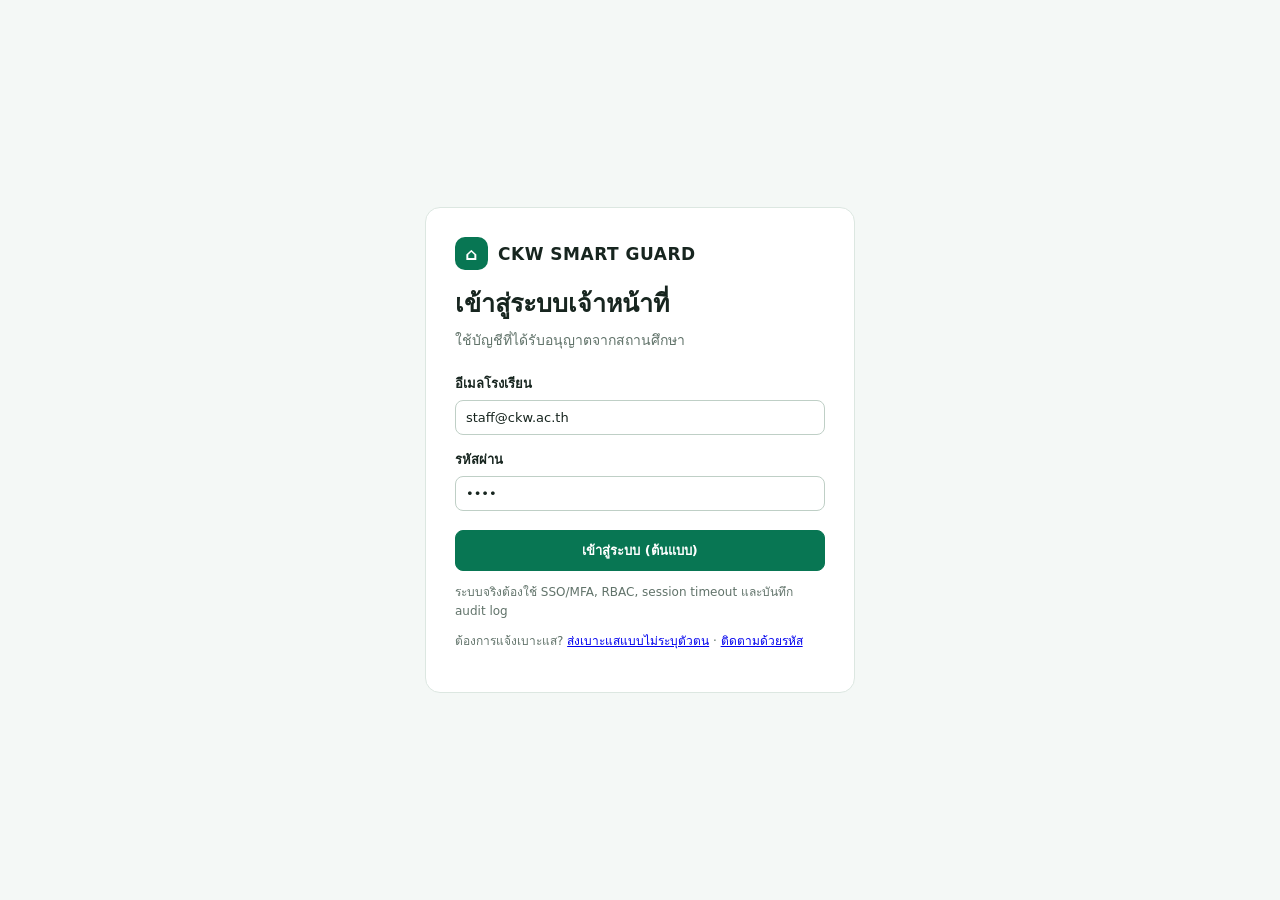
<file: index.html>
<!doctype html>
<html lang="th">
<head>
  <meta charset="utf-8">
  <meta name="viewport" content="width=device-width, initial-scale=1">
  <meta name="description" content="CKW SMART GUARD safety monitoring dashboard">
  <title>CKW SMART GUARD</title>
  <link rel="stylesheet" href="styles.css">
</head>
<body>
  <main id="app" aria-live="polite"></main>
  <script src="app.js"></script>
  <script src="public.js"></script>
</body>
</html>
</file>
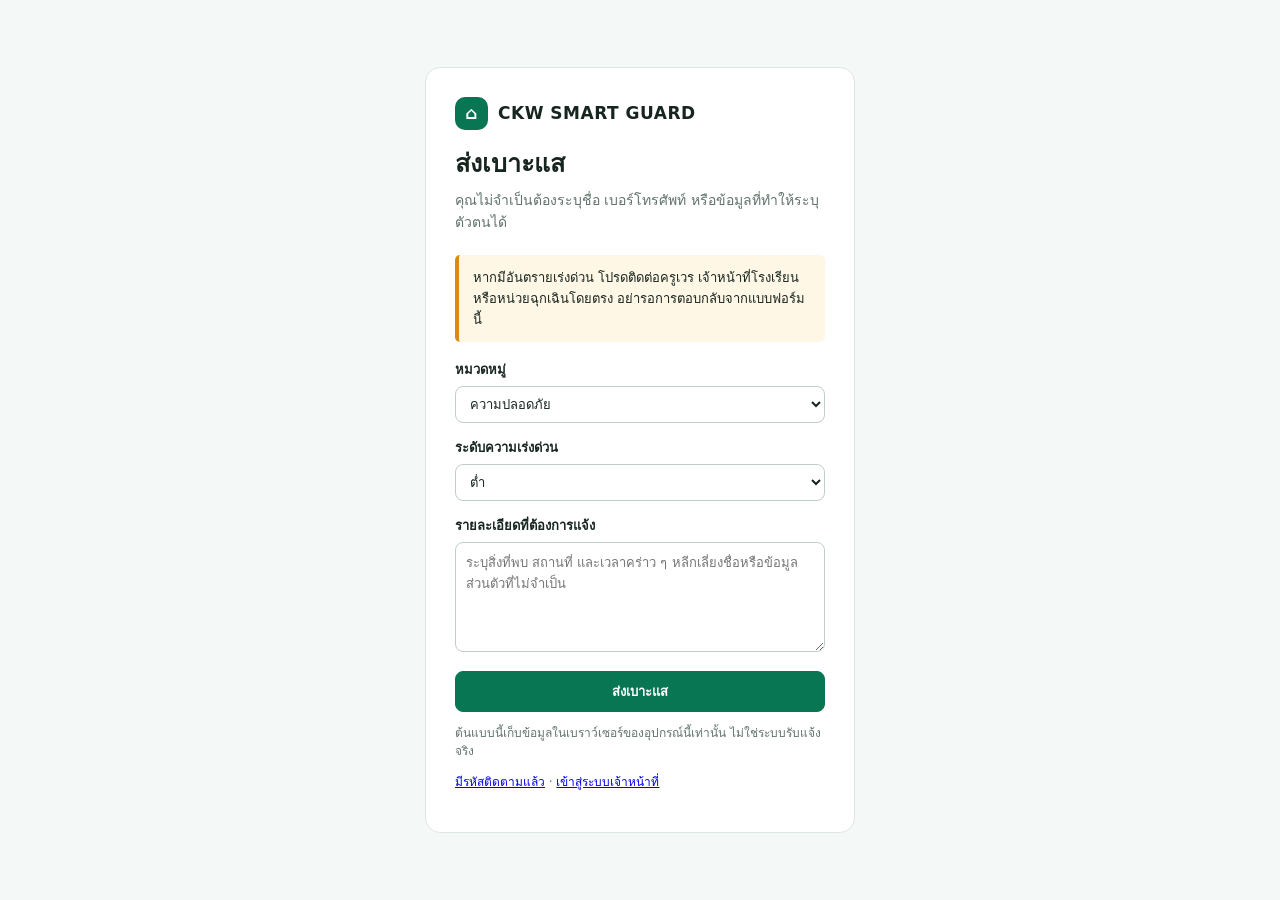
<file: report.html>
<!doctype html>
<html lang="th">
<head>
  <meta charset="utf-8"><meta name="viewport" content="width=device-width, initial-scale=1">
  <meta name="description" content="ส่งเบาะแสแบบไม่ระบุตัวตน CKW SMART GUARD"><title>แจ้งเบาะแส | CKW SMART GUARD</title><link rel="stylesheet" href="styles.css">
</head>
<body><main class="login" aria-live="polite"><section class="card login-box">
  <div class="brand"><span class="brand-mark">⌂</span>CKW SMART GUARD</div><h1>ส่งเบาะแส</h1><p class="subtitle">คุณไม่จำเป็นต้องระบุชื่อ เบอร์โทรศัพท์ หรือข้อมูลที่ทำให้ระบุตัวตนได้</p>
  <div class="notice">หากมีอันตรายเร่งด่วน โปรดติดต่อครูเวร เจ้าหน้าที่โรงเรียน หรือหน่วยฉุกเฉินโดยตรง อย่ารอการตอบกลับจากแบบฟอร์มนี้</div>
  <form id="public-tip-form"><div class="field"><label for="tip-category">หมวดหมู่</label><select id="tip-category"><option>ความปลอดภัย</option><option>ความเป็นอยู่</option><option>ทรัพย์สิน</option><option>อื่น ๆ</option></select></div><div class="field"><label for="tip-urgency">ระดับความเร่งด่วน</label><select id="tip-urgency"><option>ต่ำ</option><option>ปานกลาง</option><option>สูง</option></select></div><div class="field"><label for="tip-text">รายละเอียดที่ต้องการแจ้ง</label><textarea id="tip-text" rows="6" required maxlength="1200" placeholder="ระบุสิ่งที่พบ สถานที่ และเวลาคร่าว ๆ หลีกเลี่ยงชื่อหรือข้อมูลส่วนตัวที่ไม่จำเป็น"></textarea></div><button class="btn" type="submit">ส่งเบาะแส</button></form>
  <p class="micro">ต้นแบบนี้เก็บข้อมูลในเบราว์เซอร์ของอุปกรณ์นี้เท่านั้น ไม่ใช่ระบบรับแจ้งจริง</p><p class="micro"><a href="track.html">มีรหัสติดตามแล้ว</a> · <a href="index.html">เข้าสู่ระบบเจ้าหน้าที่</a></p>
</section></main><script src="report.js"></script></body></html>
</file>
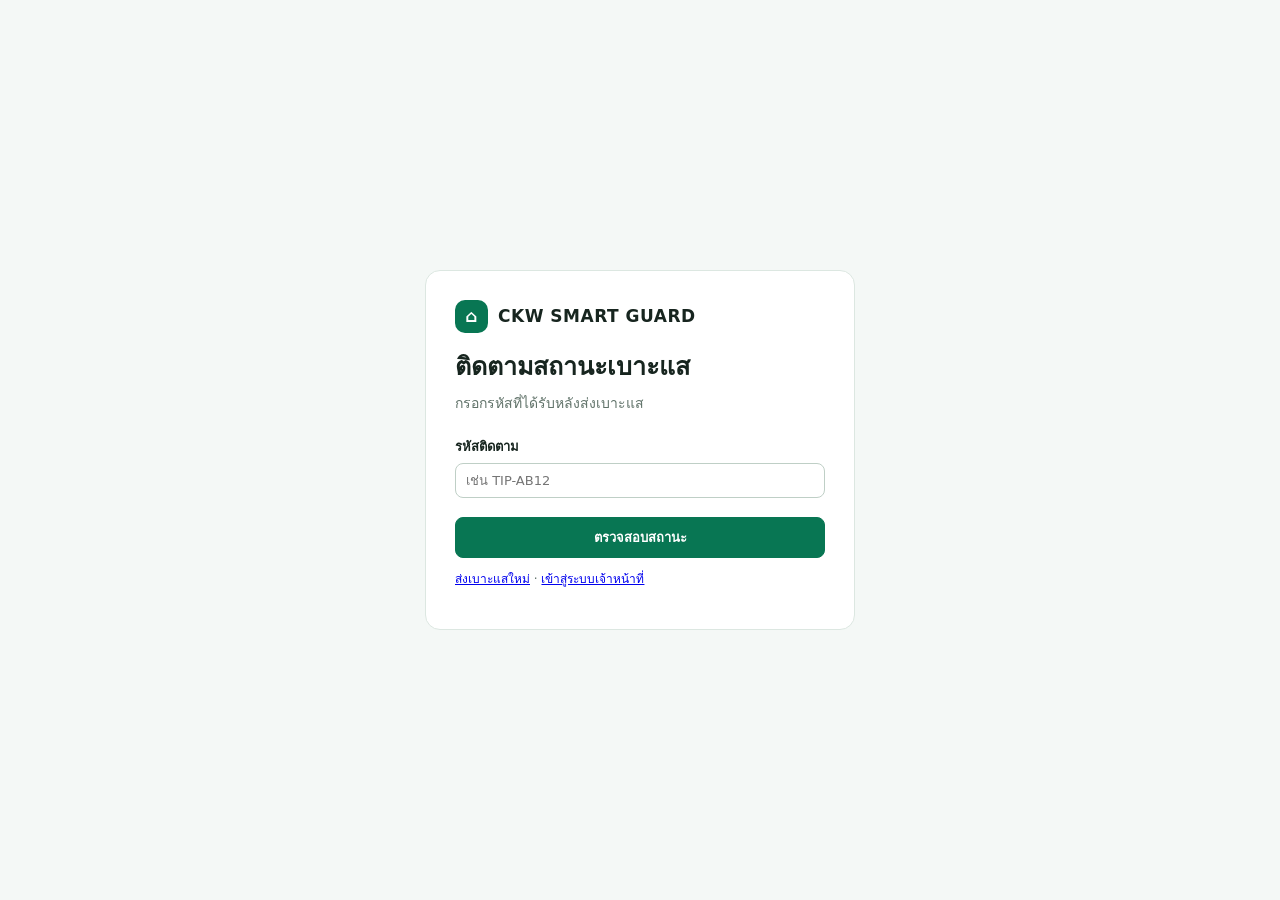
<file: track.html>
<!doctype html>
<html lang="th">
<head><meta charset="utf-8"><meta name="viewport" content="width=device-width, initial-scale=1"><meta name="description" content="ติดตามเบาะแส CKW SMART GUARD"><title>ติดตามเบาะแส | CKW SMART GUARD</title><link rel="stylesheet" href="styles.css"></head>
<body><main class="login" aria-live="polite"><section class="card login-box"><div class="brand"><span class="brand-mark">⌂</span>CKW SMART GUARD</div><h1>ติดตามสถานะเบาะแส</h1><p class="subtitle">กรอกรหัสที่ได้รับหลังส่งเบาะแส</p><form id="track-form"><div class="field"><label for="tracking-code">รหัสติดตาม</label><input id="tracking-code" autocomplete="off" maxlength="12" placeholder="เช่น TIP-AB12" required></div><button class="btn" type="submit">ตรวจสอบสถานะ</button></form><div id="track-result" class="notice" hidden style="margin-top:16px"></div><p class="micro"><a href="report.html">ส่งเบาะแสใหม่</a> · <a href="index.html">เข้าสู่ระบบเจ้าหน้าที่</a></p></section></main><script src="track.js"></script></body></html>
</file>
<file: styles.css>
:root{--ink:#17251f;--muted:#61736a;--line:#dce7e1;--bg:#f4f8f6;--panel:#fff;--brand:#087653;--brand-dark:#07563e;--danger:#b42318;--warning:#9a5a00;--good:#087653;--radius:15px;font-family:system-ui,-apple-system,"Segoe UI",sans-serif;color:var(--ink);background:var(--bg)}*{box-sizing:border-box}body{margin:0}.shell{min-height:100vh}.topbar{height:64px;background:#fff;border-bottom:1px solid var(--line);display:flex;align-items:center;justify-content:space-between;padding:0 24px;position:sticky;top:0;z-index:3}.brand{font-size:17px;font-weight:750;letter-spacing:.03em;display:flex;align-items:center;gap:10px}.brand-mark{display:grid;place-items:center;width:33px;height:33px;border-radius:10px;background:var(--brand);color:#fff}.live{font-size:13px;font-weight:650;color:var(--danger)}.profile{font-size:14px;color:var(--muted)}.layout{display:grid;grid-template-columns:230px 1fr;max-width:1530px;margin:auto}.sidebar{padding:18px 12px;border-right:1px solid var(--line);min-height:calc(100vh - 64px);background:#fff}.nav-button{display:flex;align-items:center;gap:10px;width:100%;border:0;border-radius:9px;background:transparent;color:#385047;padding:11px 12px;font:inherit;text-align:left;cursor:pointer;margin-bottom:3px}.nav-button:hover,.nav-button.active{background:#e1f4eb;color:#075c41;font-weight:700}.content{padding:28px;max-width:1280px;width:100%}h1{font-size:25px;margin:0 0 5px}h2{font-size:17px;margin:0}.subtitle{margin:0 0 22px;color:var(--muted);font-size:14px}.grid{display:grid;gap:16px}.stats{grid-template-columns:repeat(4,1fr)}.card{background:var(--panel);border:1px solid var(--line);border-radius:var(--radius);padding:17px}.stat-label,.muted{color:var(--muted);font-size:13px}.stat-value{font-size:29px;font-weight:750;margin-top:5px}.danger{color:var(--danger)}.warning{color:var(--warning)}.good{color:var(--good)}.split{grid-template-columns:1.25fr .85fr;margin-top:16px}.panel-title{display:flex;justify-content:space-between;align-items:center;margin-bottom:13px}.pill{font-size:12px;padding:4px 9px;border-radius:99px;background:#e7f0eb;color:#456258}.event{display:grid;grid-template-columns:12px 1fr auto;gap:10px;align-items:center;padding:13px 0;border-top:1px solid var(--line)}.event:first-of-type{border-top:0}.dot{width:9px;height:9px;border-radius:50%;background:var(--danger)}.dot.warn{background:#d98a12}.dot.ok{background:var(--good)}.event b{font-size:14px}.event small{display:block;color:var(--muted);margin-top:3px}.event time{font-size:12px;color:var(--muted)}button{font:inherit}.btn{border:1px solid var(--brand);border-radius:8px;padding:9px 12px;background:var(--brand);color:#fff;cursor:pointer;font-size:13px;font-weight:650}.btn:hover{background:var(--brand-dark)}.btn.secondary{background:#fff;color:var(--brand)}.actions{display:flex;gap:8px;flex-wrap:wrap;margin-top:14px}.heatmap{display:grid;grid-template-columns:repeat(5,1fr);gap:7px;margin:15px 0}.heat-cell{aspect-ratio:1;border-radius:7px;background:#e3efe9}.heat-cell.m{background:#96cfb1}.heat-cell.h{background:#efc46f}.heat-cell.x{background:#dc7266}.legend{display:flex;gap:10px;flex-wrap:wrap;font-size:12px;color:var(--muted)}.legend span::before{content:"● ";color:var(--brand)}.legend .hi::before{color:#d98a12}.legend .urgent::before{color:var(--danger)}.toolbar{display:flex;justify-content:space-between;align-items:center;gap:12px;margin-bottom:17px;flex-wrap:wrap}.filters{display:flex;gap:8px;flex-wrap:wrap}select,input,textarea{border:1px solid #bfcfc6;border-radius:8px;padding:9px 10px;background:#fff;color:var(--ink);font:inherit;font-size:13px}.table-wrap{overflow:auto}.table{width:100%;border-collapse:collapse;font-size:14px}.table th{text-align:left;color:var(--muted);font-size:12px;font-weight:650;padding:10px;border-bottom:1px solid var(--line)}.table td{padding:12px 10px;border-bottom:1px solid var(--line);vertical-align:middle}.risk{font-size:12px;font-weight:700}.status{font-size:12px;padding:4px 8px;border-radius:99px;background:#edf4f0;color:#3d5c4d;white-space:nowrap}.status.pending{background:#fff1db;color:#875000}.status.urgent{background:#fde8e7;color:#9e271f}.empty{padding:34px;text-align:center;color:var(--muted)}.form{max-width:690px}.field{display:grid;gap:6px;margin-bottom:14px}.field label{font-size:13px;font-weight:650}.notice{border-left:4px solid #d98a12;background:#fff7e6;padding:12px 14px;border-radius:5px;font-size:13px;margin-bottom:17px}.tip-card{border-left:4px solid var(--brand)}.timeline{border-left:2px solid var(--line);margin:13px 0 0 6px;padding-left:18px}.timeline-item{position:relative;padding:0 0 16px;font-size:13px}.timeline-item::before{content:"";position:absolute;width:10px;height:10px;background:var(--brand);border-radius:50%;left:-24px;top:3px}.login{min-height:100vh;display:grid;place-items:center;padding:20px}.login-box{width:min(430px,100%);padding:29px}.login-box h1{margin:13px 0 6px}.login-box .btn{width:100%;margin-top:5px}.micro{font-size:12px;color:var(--muted);line-height:1.55}@media(max-width:850px){.layout{grid-template-columns:1fr}.sidebar{min-height:auto;border-right:0;border-bottom:1px solid var(--line);display:flex;overflow:auto;padding:8px}.nav-button{width:auto;white-space:nowrap;margin:0}.stats,.split{grid-template-columns:repeat(2,1fr)}}@media(max-width:560px){.topbar{padding:0 14px}.profile{display:none}.content{padding:20px 14px}.stats,.split{grid-template-columns:1fr}.table{min-width:700px}h1{font-size:22px}}
</file>
